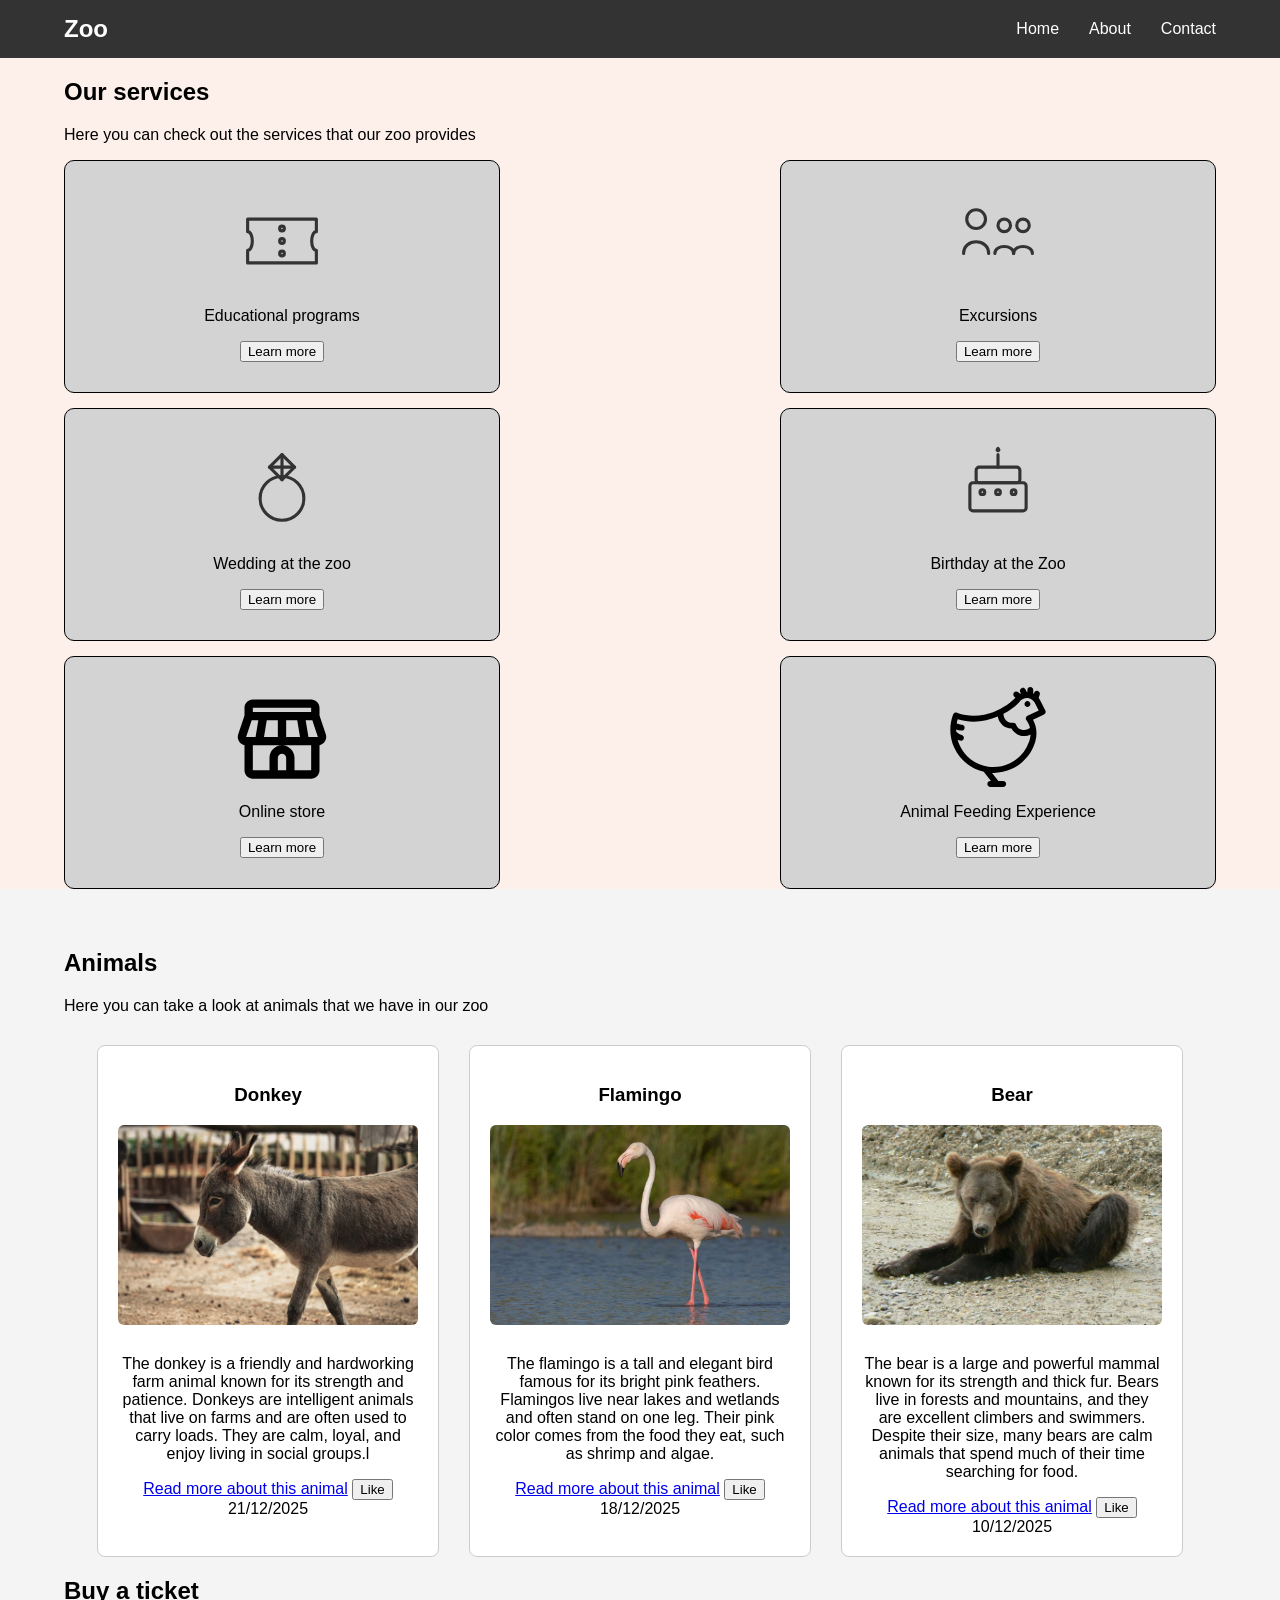
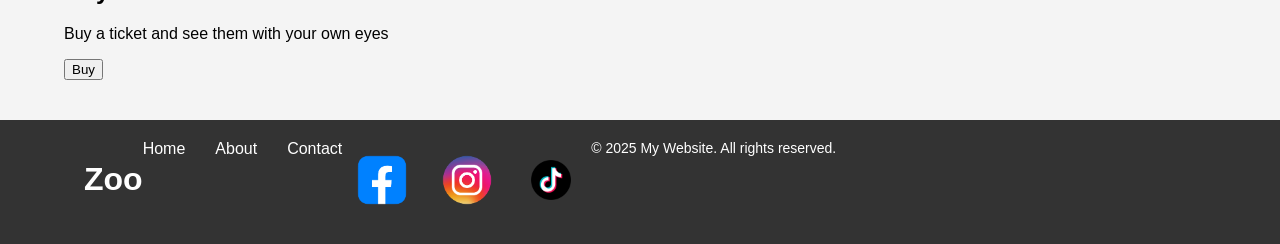
<file: index.html>
﻿
<!DOCTYPE html>
<html lang="en">
<head>
    <meta charset="UTF-8" />
    <meta name="viewport" content="width=device-width, initial-scale=1.0" />
    <title>ZOO</title>
    <link rel="stylesheet" href="style.css" />
</head>
<body>
    <header>
        <div class="container">
            <div class="logo">
                <h1>Zoo</h1>
            </div>
            <nav>
                <ul>
                    <li><a href="index.html">Home</a></li>
                    <li><a href="about.html">About</a></li>
                    <li><a href="contact.html">Contact</a></li>
                </ul>
            </nav>
        </div>
    </header>

    <main>
        <section class="services" id="section1">
            <div class="container">
                <h2>Our services</h2>
                <p>Here you can check out the services that our zoo provides</p>
                <div class="services__wrap">
                    <div class="services__item">
                        <img src="images/lectures.svg" alt="Zoo educational programs" />
                        <p>Educational programs</p>
                        <button class="services-btn">Learn more</button>
                    </div>

                    <div class="services__item">
                        <img src="images/excursion.svg" alt="Zoo excursions" />
                        <p>Excursions</p>
                        <button class="services-btn">Learn more</button>
                    </div>

                    <div class="services__item">
                        <img src="images/wedding.svg" alt="Wedding at the zoo" />
                        <p>Wedding at the zoo</p>
                        <button class="services-btn">Learn more</button>
                    </div>

                    <div class="services__item">
                        <img src="images/birthday.svg" alt="Birthday celebration at the zoo" />
                        <p>Birthday at the Zoo</p>
                        <button class="services-btn">Learn more</button>
                    </div>

                    <div class="services__item">
                        <img src="images/store.svg" alt="Zoo online store" />
                        <p>Online store</p>
                        <button class="services-btn">Learn more</button>
                    </div>

                    <div class="services__item">
                        <img src="images/Feeding.svg" alt="Animal feeding experience" />
                        <p>Animal Feeding Experience</p>
                        <button class="services-btn">Learn more</button>
                    </div>

                </div>
            </div>
        </section>




        <section class="section">
            <div class="container">
                <h2>Animals</h2>
                <p>Here you can take a look at animals that we have in our zoo</p>
                <div class="items">
                    <div class="item">
                        <h3>Donkey</h3>
                        <img src="images/donkey.jpg" alt="Alternate Text" />
                        <p>
                            The donkey is a friendly and hardworking farm animal known for its strength and patience.
                            Donkeys are intelligent animals that live on farms and are often used to carry loads.
                            They are calm, loyal, and enjoy living in social groups.l
                        </p>
                        <a href="#">Read more about this animal</a>
                        <button>Like</button>
                        <span>21/12/2025</span>
                    </div>

                    <div class="item">
                        <h3>Flamingo</h3>
                        <img src="images/flamingo.jpg" alt="Alternate Text" />
                        <p>
                            The flamingo is a tall and elegant bird famous for its bright pink feathers.
                            Flamingos live near lakes and wetlands and often stand on one leg.
                            Their pink color comes from the food they eat, such as shrimp and algae.
                        </p>
                        <a href="#">Read more about this animal</a>
                        <button>Like</button>
                        <span>18/12/2025</span>
                    </div>

                    <div class="item">
                        <h3>Bear</h3>
                        <img src="images/bear.jpg" alt="Alternate Text" />
                        <p>
                            The bear is a large and powerful mammal known for its strength and thick fur.
                            Bears live in forests and mountains, and they are excellent climbers and swimmers.
                            Despite their size,
                            many bears are calm animals that spend much of their time searching for food.
                        </p>
                        <a href="#">Read more about this animal</a>
                        <button>Like</button>
                        <span>10/12/2025</span>
                    </div>
                </div>
                <h2>Buy a ticket</h2>
                <p>Buy a ticket and see them with your own eyes</p>
                <button>Buy</button>
            </div>
        </section>
    </main>

    <footer>
        <div class="container">
            <div class="footer-logo">
                <h1>Zoo</h1>
            </div>
            <nav>

                <ul class="footer-links">
                    <li><a href="index.html">Home</a></li>
                    <li><a href="about.html">About</a></li>
                    <li><a href="contact.html">Contact</a></li>
                </ul>
            </nav>

            <div class="social-icons">

                <img src="images/facebook.png" alt="facebook">
                <img src="images/instagram.png" alt="instagram">
                <img class="tik" src="images/tiktok.png" alt="tiktok">
            </div>

            <p>©️ 2025 My Website. All rights reserved.</p>
        </div>
    </footer>
</body>
</html>
</file>
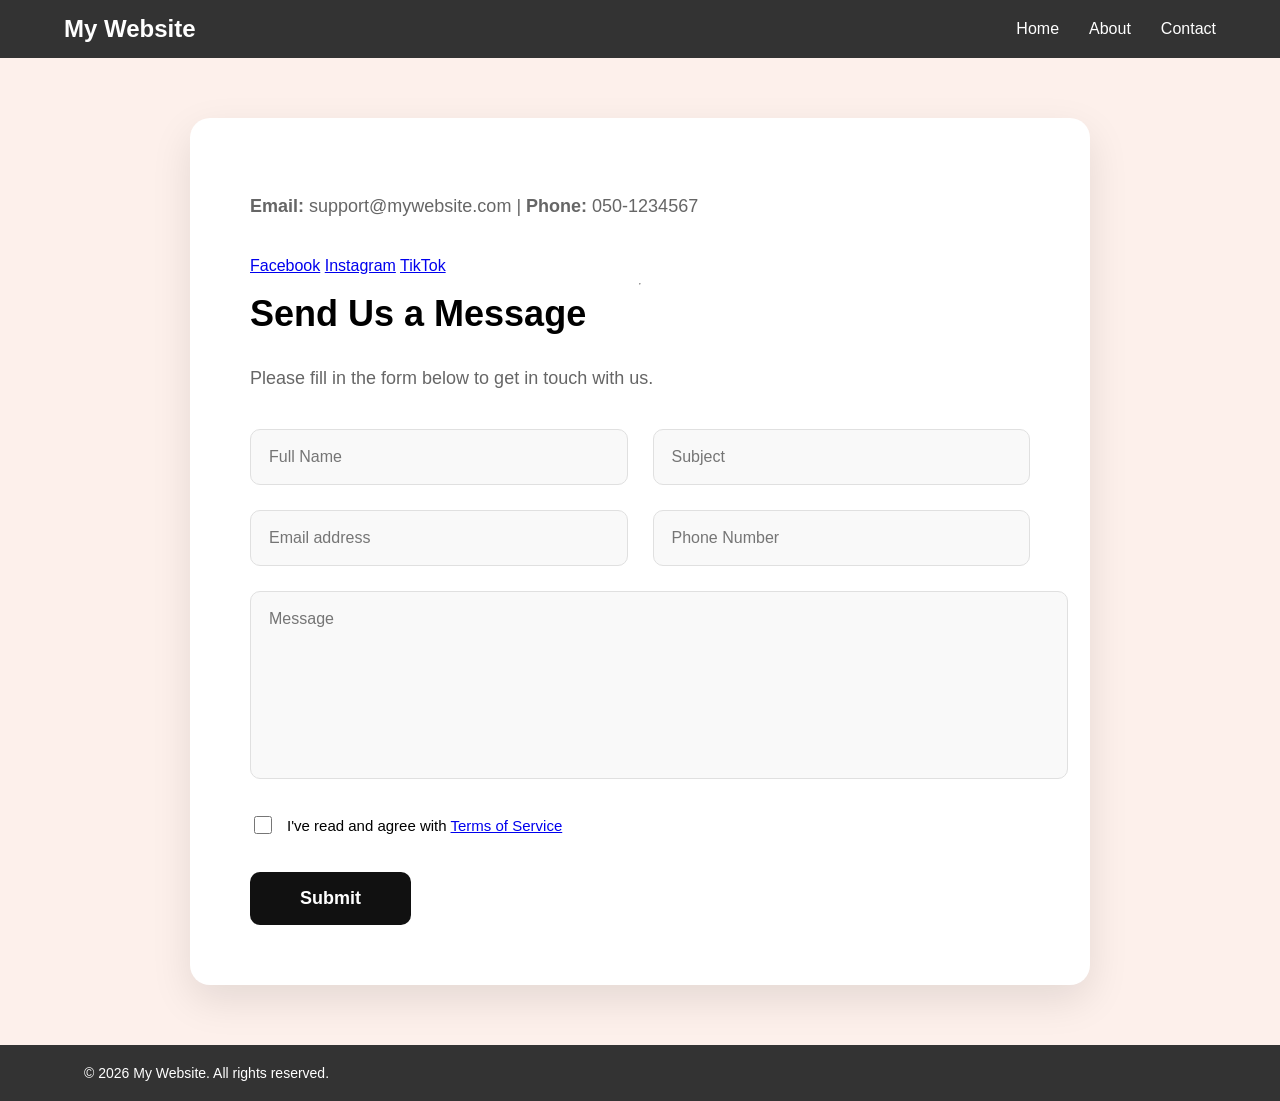
<file: contact.html>
<!DOCTYPE html>
<html lang="en">
<head>
    <meta charset="UTF-8" />
    <meta name="viewport" content="width=device-width, initial-scale=1.0" />
    <title>Contact Us</title>
    <link rel="stylesheet" href="style.css" />
</head>
<body>
    <header>
        <div class="container">
            <h1>My Website</h1>
            <nav>
                <ul>
                    <li><a href="index.html">Home</a></li>
                    <li><a href="about.html">About</a></li>
                    <li><a href="contact.html">Contact</a></li>
                </ul>
            </nav>
        </div>
    </header>

    <main class="contact-section">
        <div class="form-card">
            
            <div class="contact-info-top">
                <p><strong>Email:</strong> support@mywebsite.com | <strong>Phone:</strong> 050-1234567</p>
                <div class="social-links">
                    <a href="#">Facebook</a>
                    <a href="#">Instagram</a>
                    <a href="#">TikTok</a>
                </div>
            </div>
            
            <hr>

            <h2>Send Us a Message</h2>
            <p>Please fill in the form below to get in touch with us.</p>

            <form id="myForm">
                <div class="form-row">
                    <input type="text" id="fullName" placeholder="Full Name" required />
                    <input type="text" id="subject" placeholder="Subject" required />
                </div>
                
                <div class="form-row">
                    <input type="email" id="email" placeholder="Email address" required />
                    <input type="text" id="phone" placeholder="Phone Number" required />
                </div>

                <textarea id="message" placeholder="Message" rows="5" required></textarea>

                <div class="checkbox-group">
                    <input type="checkbox" id="terms" required>
                    <label for="terms">
                        I've read and agree with <a href="#">Terms of Service</a>
                    </label>
                </div>

                <button type="submit" id="submitBtn">Submit</button>
            </form>
        </div>
    </main>

    <footer>
        <div class="container">
            <p>© 2026 My Website. All rights reserved.</p>
        </div>
    </footer>

    <script src="script.js"></script>
</body>
</html>
</file>
<file: style.css>
main {
    flex: 1;
}

body {
    margin: 0;
    padding: 0;
    display: flex;
    flex-direction: column;
    min-height: 100vh; 
    background-color: #fdf0eb;
    font-family: 'Segoe UI', sans-serif;
}

.container {
    width: 90%;
    max-width: 1200px;
    margin: 0 auto;
}

header {
    background-color: #333;
    color: white;
    padding: 15px 0;
    width: 100%;
}

    header .container {
        display: flex;
        justify-content: space-between; 
        align-items: center;
        padding: 0 40px; 
    }

    header h1 {
        margin: 0;
        font-size: 24px;
        color: white;
    }


nav ul {
    list-style: none;
    display: flex;
    gap: 30px;
    margin: 0;
    padding: 0;
}

    nav ul li a {
        text-decoration: none;
        color: white;
        font-weight: 500;
        font-size: 16px;
        transition: opacity 0.3s;
    }

        nav ul li a:hover {
            opacity: 0.7;
        }

.section {
    padding: 40px 0;
}

    .section:nth-child(even) {
        background: #f4f4f4;
    }


footer {
    background-color: #333;
    color: white;
    padding: 20px 0;
    width: 100%;
}

    footer .container {
        display: flex;
        justify-content: flex-start; 
        padding-left: 40px; 
    }

    footer p {
        margin: 0;
        font-size: 14px;
    }

header nav {
    margin-left: 300px;
}

.footer-logo {
}

.social-icons img {
    width: 80px;
    height: 80px;
}

.item img {
    width: 100%;
    height: 200px;
    object-fit: cover;
    border-radius: 6px;
    margin-bottom: 10px;
}
.items {
    display: flex;
    gap: 30px;
    justify-content: center; 
    align-items: stretch;
    margin-top: 30px;
}
.item {
    width: 300px;
    border: 1px solid #ccc;
    padding: 20px;
    text-align: center;
    background: white;
    border-radius: 8px;
}
.services__item {
    background-color: lightgray;
    border: 1px solid;
    border-radius: 10px;
    padding: 30px;
    width: calc(100% / 3 - 10px);
    display: flex;
    flex-direction: column;
    align-items: center;
}

    .services__item img {
        width: 100px;
    }

.services__wrap {
    display: flex;
    flex-wrap: wrap;
    justify-content: space-between;
    gap: 15px;
}

.services__item:hover {
    transform: scale(1.07);
    transition: all 0.8s;
    box-shadow: 0px 4px 12px 7px gray;
}
.contact-section {
    flex: 1;
    display: flex;
    justify-content: center;
    align-items: flex-start; 
    padding: 60px 20px;
    box-sizing: border-box;
}


.form-card {
    background: white;
    padding: 60px;
    border-radius: 20px;
    box-shadow: 0 15px 40px rgba(0, 0, 0, 0.1);
    max-width: 900px; 
    width: 100%;
    min-height: 700px; 
    display: flex;
    flex-direction: column;
    box-sizing: border-box;
}

    
    .form-card textarea {
        width: 100%;
        flex-grow: 1; 
        min-height: 250px; 
        margin-bottom: 30px;
        padding: 18px;
        border: 1px solid #e0e0e0;
        border-radius: 10px;
        background-color: #f9f9f9;
        font-size: 16px;
        outline: none;
        resize: none;
    }

    .form-card h2 {
        margin: 0 0 15px 0;
        font-size: 36px; 
        font-weight: 700;
    }

    .form-card p {
        color: #666;
        margin-bottom: 40px;
        font-size: 18px;
    }


.form-row {
    display: flex;
    gap: 25px;
    margin-bottom: 25px; 
}

    .form-row input,
    .form-card textarea {
        flex: 1;
        padding: 18px; 
        border: 1px solid #e0e0e0; 
        border-radius: 10px;
        background-color: #f9f9f9;
        font-size: 16px;
        outline: none;
        font-family: inherit;
        transition: border-color 0.3s;
    }

        
        .form-row input:focus,
        .form-card textarea:focus {
            border-color: #111;
            background-color: #fff;
        }

.form-card textarea {
    width: 100%;
    margin-bottom: 30px;
    min-height: 150px;
}


.checkbox-group {
    display: flex;
    align-items: center;
    gap: 12px;
    margin-bottom: 35px;
    font-size: 15px;
}

    .checkbox-group input {
        width: 18px; 
        height: 18px;
        cursor: pointer;
    }


#submitBtn {
    background-color: #111;
    color: white;
    border: none;
    padding: 16px 50px; 
    font-size: 18px;
    font-weight: 600;
    border-radius: 10px;
    cursor: pointer;
    transition: all 0.3s ease;
}

    #submitBtn:hover {
        background-color: #333;
        transform: translateY(-2px); 
    }
</file>
